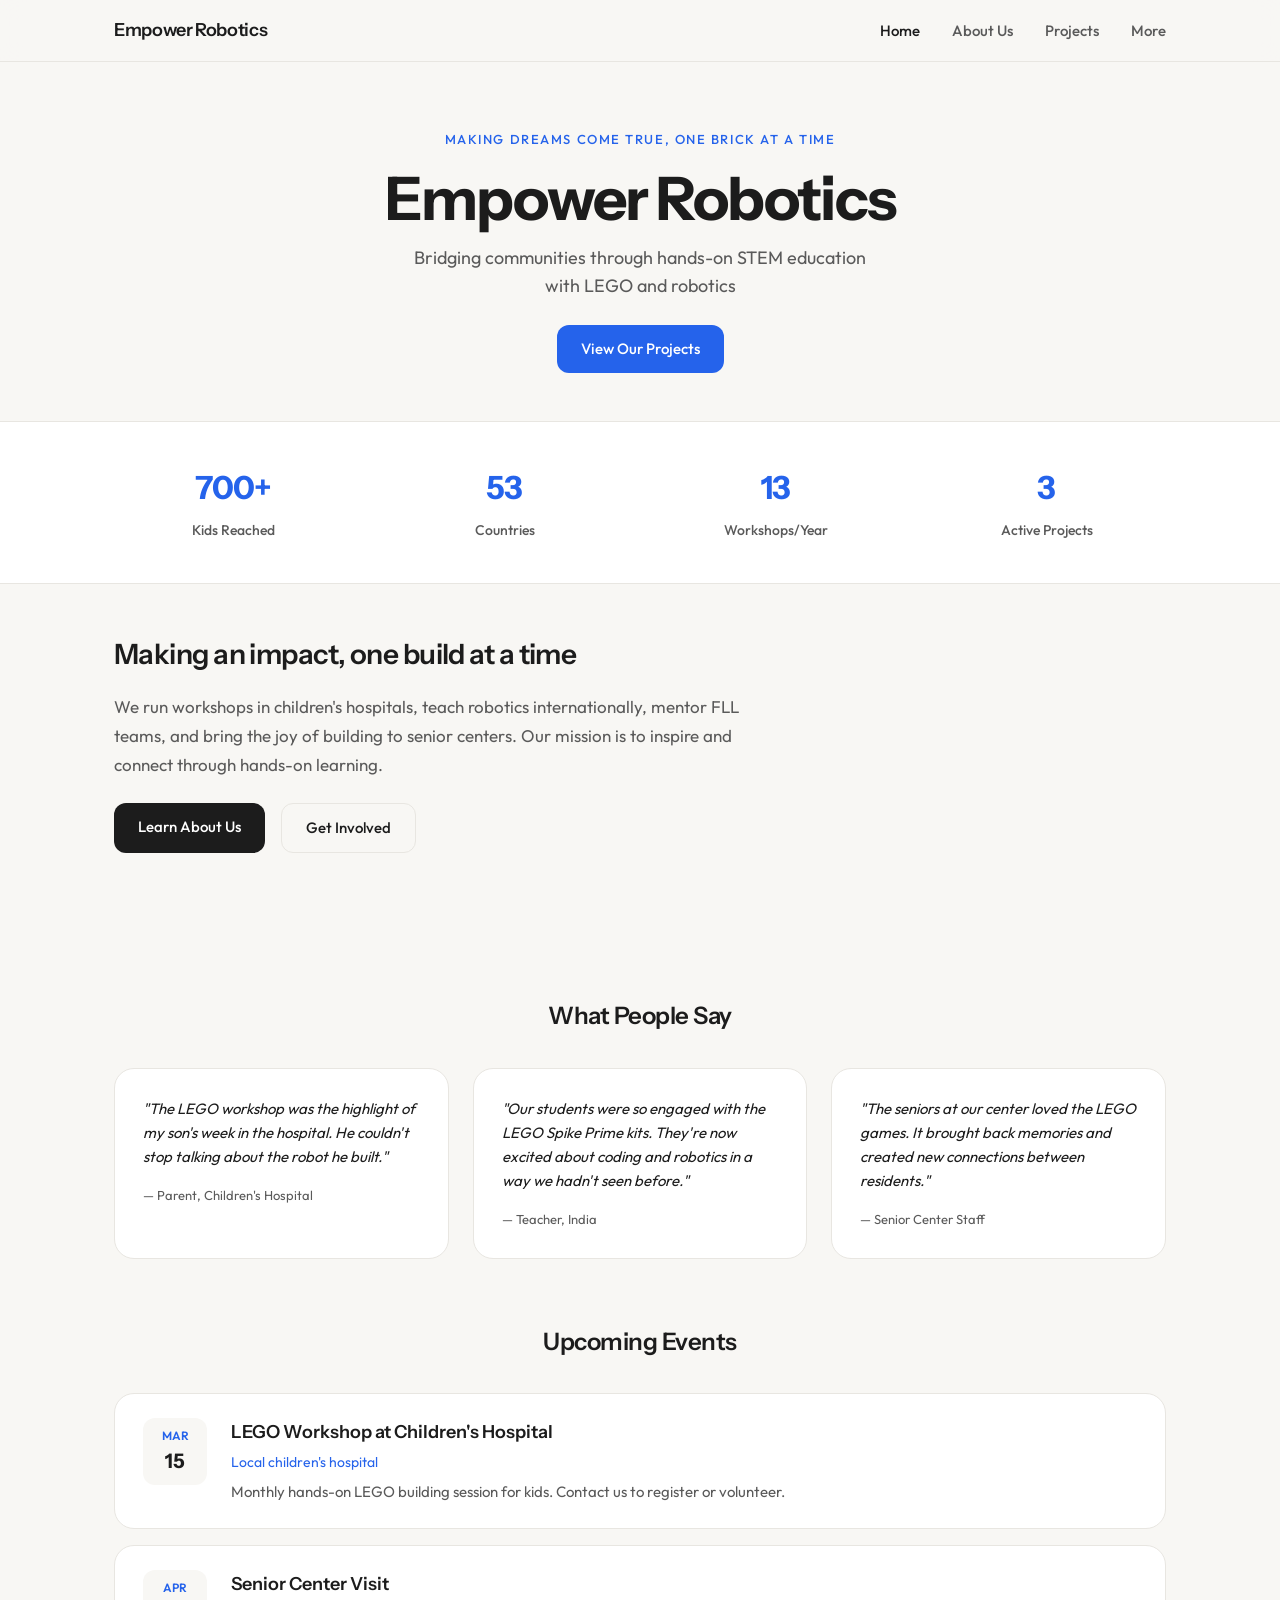
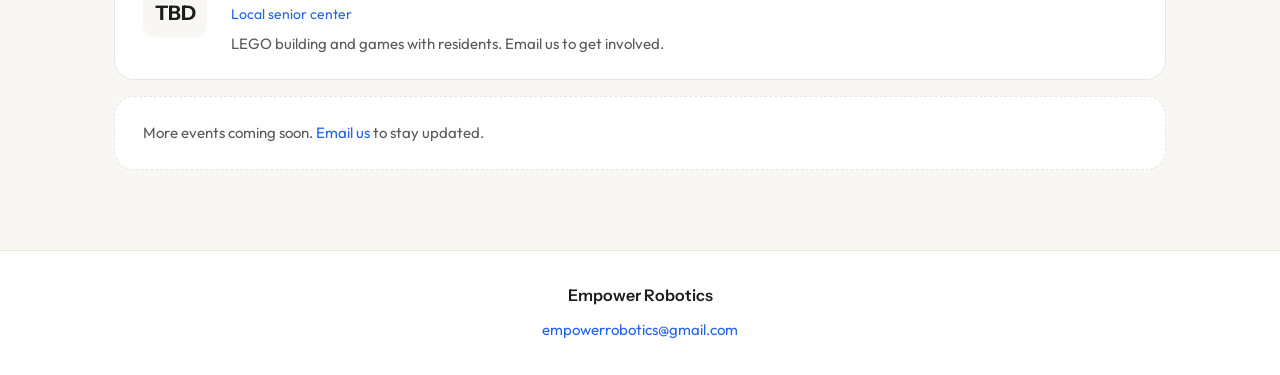
<file: index.html>
<!DOCTYPE html>
<html lang="en">

<head>
  <meta charset="UTF-8">
  <meta name="viewport" content="width=device-width, initial-scale=1.0">
  <title>Empower Robotics | Bridging Communities Through STEM</title>
  <link rel="preconnect" href="https://fonts.googleapis.com">
  <link rel="preconnect" href="https://fonts.gstatic.com" crossorigin>
  <link
    href="https://fonts.googleapis.com/css2?family=Instrument+Sans:wght@400;500;600;700&family=Outfit:wght@300;400;500;600;700&display=swap"
    rel="stylesheet">
  <link rel="stylesheet" href="styles.css">
</head>

<body>
  <header class="header">
    <nav class="nav">
      <a href="index.html" class="logo">Empower Robotics</a>
      <ul class="nav-links">
        <li><a href="index.html" class="active">Home</a></li>
        <li><a href="about.html">About Us</a></li>
        <li><a href="projects.html">Projects</a></li>
        <li><a href="more.html">More</a></li>
      </ul>
      <button class="nav-toggle" aria-label="Toggle menu">
        <span></span>
        <span></span>
        <span></span>
      </button>
    </nav>
  </header>

  <main>
    <section class="hero hero--home">
      <span class="hero-tag">Making Dreams Come True, One Brick At a Time</span>
      <h1 class="hero-title">Empower Robotics</h1>
      <p class="hero-subtitle">Bridging communities through hands-on STEM education with LEGO and robotics</p>
      <a href="projects.html" class="btn btn--primary">View Our Projects</a>
    </section>

    <section class="impact-stats">
      <div class="impact-stats-inner">
        <div class="stat">
          <span class="stat-number">700+</span>
          <span class="stat-label">Kids Reached</span>
        </div>
        <div class="stat">
          <span class="stat-number">53</span>
          <span class="stat-label">Countries</span>
        </div>
        <div class="stat">
          <span class="stat-number">13</span>
          <span class="stat-label">Workshops/Year</span>
        </div>
        <div class="stat">
          <span class="stat-number">3</span>
          <span class="stat-label">Active Projects</span>
        </div>
      </div>
    </section>

    <section class="intro">
      <div class="intro-content">
        <h2 class="intro-title">Making an impact, one build at a time</h2>
        <p class="intro-text">We run workshops in children's hospitals, teach robotics internationally, mentor FLL
          teams, and bring the joy of building to senior centers. Our mission is to inspire and connect through hands-on
          learning.</p>
        <div class="intro-actions">
          <a href="about.html" class="btn btn--secondary">Learn About Us</a>
          <a href="more.html" class="btn btn--outline">Get Involved</a>
        </div>
      </div>
    </section>

    <section class="testimonials">
      <h2 class="section-title">What People Say</h2>
      <div class="testimonials-grid">
        <blockquote class="testimonial-card">
          <p class="testimonial-quote">"The LEGO workshop was the highlight of my son's week in the hospital. He
            couldn't stop talking about the robot he built."</p>
          <footer class="testimonial-author">— Parent, Children's Hospital</footer>
        </blockquote>
        <blockquote class="testimonial-card">
          <p class="testimonial-quote">"Our students were so engaged with the LEGO Spike Prime kits. They're now excited
            about coding and robotics in a way we hadn't seen before."</p>
          <footer class="testimonial-author">— Teacher, India</footer>
        </blockquote>
        <blockquote class="testimonial-card">
          <p class="testimonial-quote">"The seniors at our center loved the LEGO games. It brought back memories and
            created new connections between residents."</p>
          <footer class="testimonial-author">— Senior Center Staff</footer>
        </blockquote>
      </div>
    </section>

    <section class="events">
      <h2 class="section-title">Upcoming Events</h2>
      <div class="events-list">
        <article class="event-card">
          <div class="event-date">
            <span class="event-month">Mar</span>
            <span class="event-day">15</span>
          </div>
          <div class="event-details">
            <h3 class="event-title">LEGO Workshop at Children's Hospital</h3>
            <p class="event-location">Local children's hospital</p>
            <p class="event-description">Monthly hands-on LEGO building session for kids. Contact us to register or
              volunteer.</p>
          </div>
        </article>
        <article class="event-card">
          <div class="event-date">
            <span class="event-month">Apr</span>
            <span class="event-day">TBD</span>
          </div>
          <div class="event-details">
            <h3 class="event-title">Senior Center Visit</h3>
            <p class="event-location">Local senior center</p>
            <p class="event-description">LEGO building and games with residents. Email us to get involved.</p>
          </div>
        </article>
        <article class="event-card event-card--placeholder">
          <div class="event-details">
            <p class="event-placeholder">More events coming soon. <a href="mailto:empowerrobotics@gmail.com">Email
                us</a> to stay updated.</p>
          </div>
        </article>
      </div>
    </section>
  </main>

  <footer class="footer">
    <p class="footer-brand">Empower Robotics</p>
    <a href="mailto:empowerrobotics@gmail.com" class="footer-email">empowerrobotics@gmail.com</a>
  </footer>

  <script src="script.js"></script>
</body>

</html>
</file>
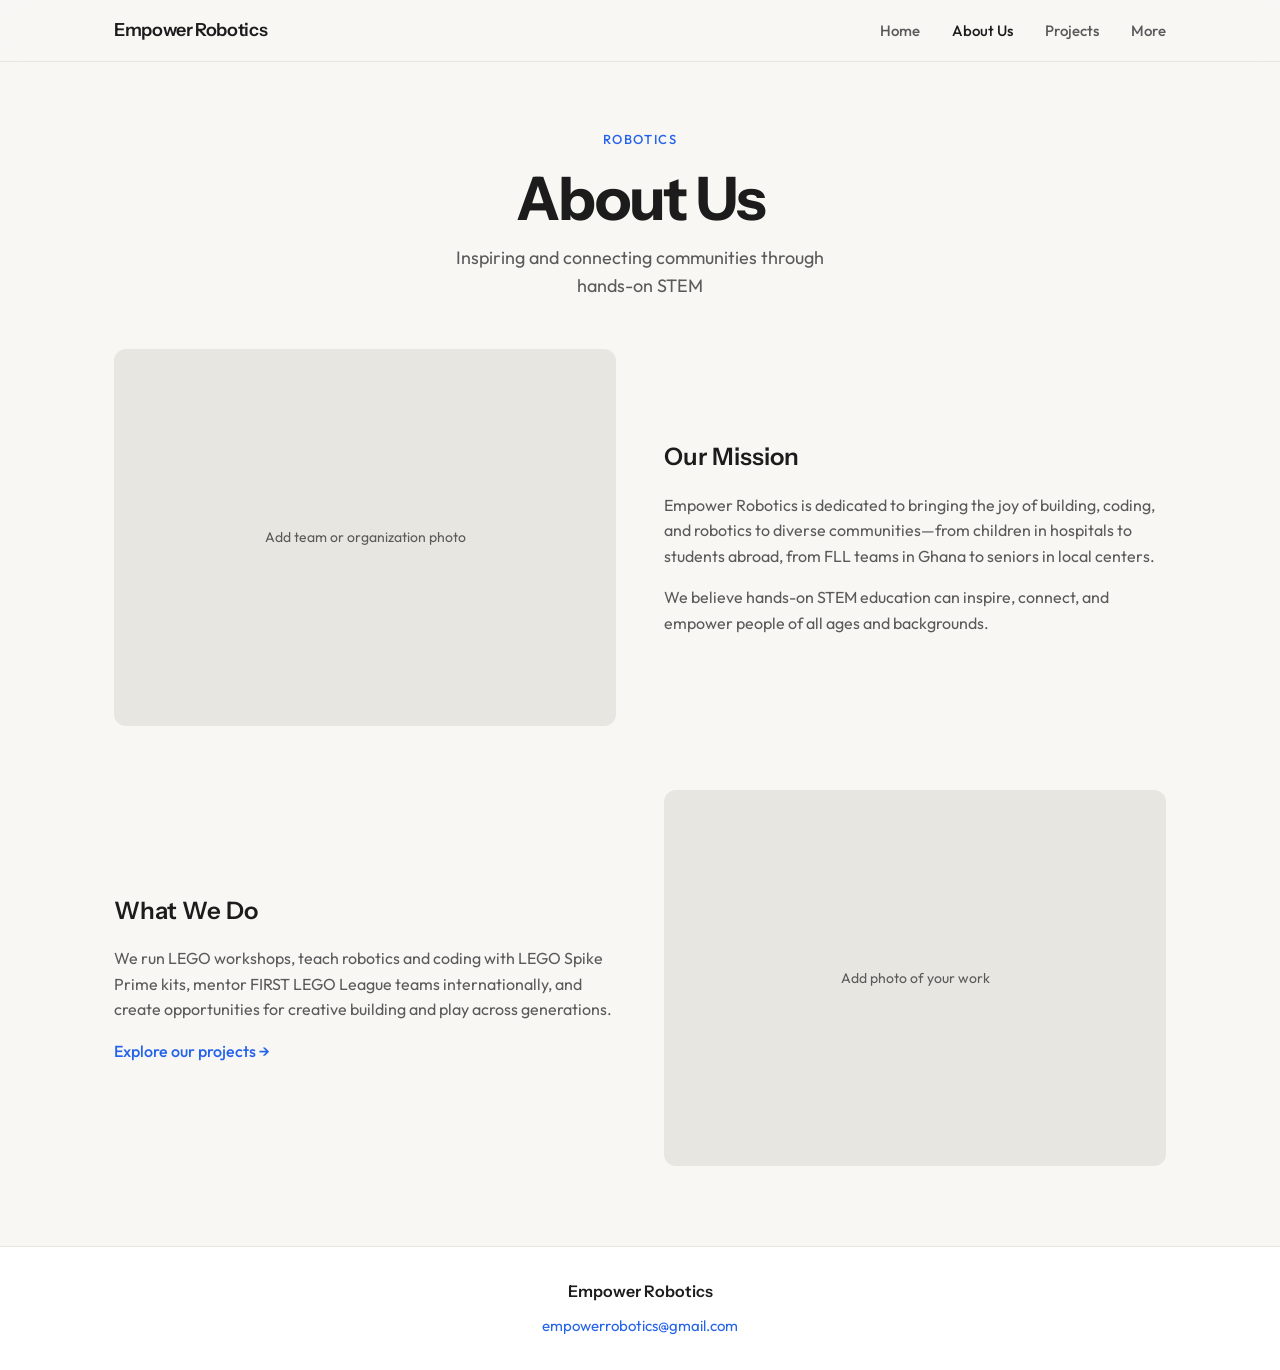
<file: about.html>
<!DOCTYPE html>
<html lang="en">
<head>
  <meta charset="UTF-8">
  <meta name="viewport" content="width=device-width, initial-scale=1.0">
  <title>About Us | Empower Robotics</title>
  <link rel="preconnect" href="https://fonts.googleapis.com">
  <link rel="preconnect" href="https://fonts.gstatic.com" crossorigin>
  <link href="https://fonts.googleapis.com/css2?family=Instrument+Sans:wght@400;500;600;700&family=Outfit:wght@300;400;500;600;700&display=swap" rel="stylesheet">
  <link rel="stylesheet" href="styles.css">
</head>
<body>
  <header class="header">
    <nav class="nav">
      <a href="index.html" class="logo">Empower Robotics</a>
      <ul class="nav-links">
        <li><a href="index.html">Home</a></li>
        <li><a href="about.html" class="active">About Us</a></li>
        <li><a href="projects.html">Projects</a></li>
        <li><a href="more.html">More</a></li>
      </ul>
      <button class="nav-toggle" aria-label="Toggle menu">
        <span></span>
        <span></span>
        <span></span>
      </button>
    </nav>
  </header>

  <main>
    <section class="hero">
      <span class="hero-tag">Robotics</span>
      <h1 class="hero-title">About Us</h1>
      <p class="hero-subtitle">Inspiring and connecting communities through hands-on STEM</p>
    </section>

    <section class="page-content">
      <div class="content-block">
        <div class="content-image content-image--placeholder">
          <span>Add team or organization photo</span>
        </div>
        <div class="content-text">
          <h2>Our Mission</h2>
          <p>Empower Robotics is dedicated to bringing the joy of building, coding, and robotics to diverse communities—from children in hospitals to students abroad, from FLL teams in Ghana to seniors in local centers.</p>
          <p>We believe hands-on STEM education can inspire, connect, and empower people of all ages and backgrounds.</p>
        </div>
      </div>

      <div class="content-block content-block--reverse">
        <div class="content-image content-image--placeholder">
          <span>Add photo of your work</span>
        </div>
        <div class="content-text">
          <h2>What We Do</h2>
          <p>We run LEGO workshops, teach robotics and coding with LEGO Spike Prime kits, mentor FIRST LEGO League teams internationally, and create opportunities for creative building and play across generations.</p>
          <p><a href="projects.html" class="link">Explore our projects →</a></p>
        </div>
      </div>
    </section>
  </main>

  <footer class="footer">
    <p class="footer-brand">Empower Robotics</p>
    <a href="mailto:empowerrobotics@gmail.com" class="footer-email">empowerrobotics@gmail.com</a>
  </footer>

  <script src="script.js"></script>
</body>
</html>
</file>
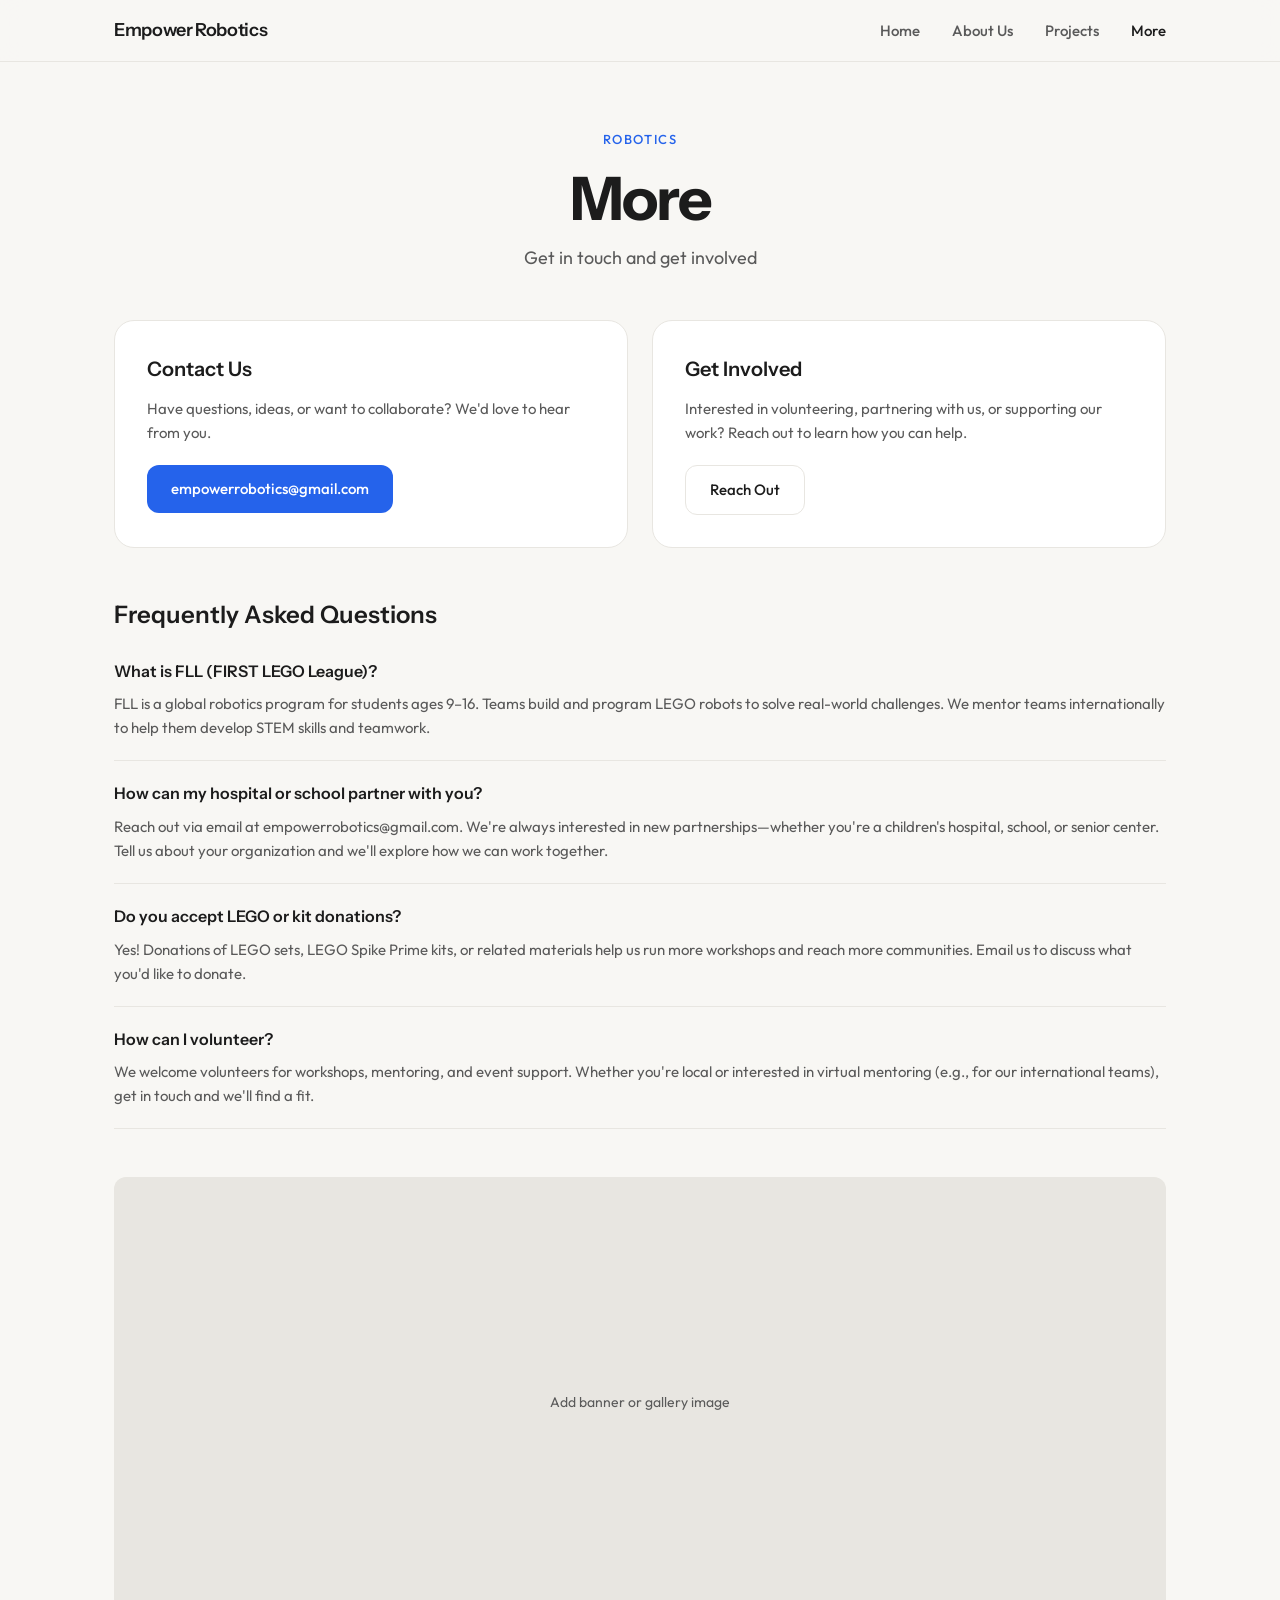
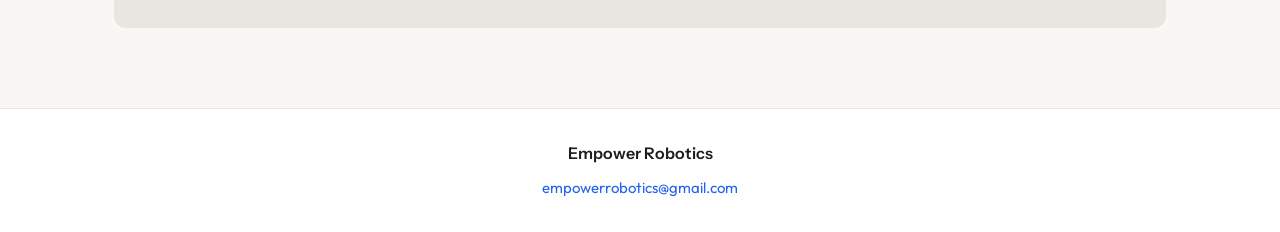
<file: more.html>
<!DOCTYPE html>
<html lang="en">
<head>
  <meta charset="UTF-8">
  <meta name="viewport" content="width=device-width, initial-scale=1.0">
  <title>More | Empower Robotics</title>
  <link rel="preconnect" href="https://fonts.googleapis.com">
  <link rel="preconnect" href="https://fonts.gstatic.com" crossorigin>
  <link href="https://fonts.googleapis.com/css2?family=Instrument+Sans:wght@400;500;600;700&family=Outfit:wght@300;400;500;600;700&display=swap" rel="stylesheet">
  <link rel="stylesheet" href="styles.css">
</head>
<body>
  <header class="header">
    <nav class="nav">
      <a href="index.html" class="logo">Empower Robotics</a>
      <ul class="nav-links">
        <li><a href="index.html">Home</a></li>
        <li><a href="about.html">About Us</a></li>
        <li><a href="projects.html">Projects</a></li>
        <li><a href="more.html" class="active">More</a></li>
      </ul>
      <button class="nav-toggle" aria-label="Toggle menu">
        <span></span>
        <span></span>
        <span></span>
      </button>
    </nav>
  </header>

  <main>
    <section class="hero">
      <span class="hero-tag">Robotics</span>
      <h1 class="hero-title">More</h1>
      <p class="hero-subtitle">Get in touch and get involved</p>
    </section>

    <section class="page-content">
      <div class="more-grid">
        <div class="more-card">
          <h2>Contact Us</h2>
          <p>Have questions, ideas, or want to collaborate? We'd love to hear from you.</p>
          <a href="mailto:empowerrobotics@gmail.com" class="btn btn--primary">empowerrobotics@gmail.com</a>
        </div>
        <div class="more-card">
          <h2>Get Involved</h2>
          <p>Interested in volunteering, partnering with us, or supporting our work? Reach out to learn how you can help.</p>
          <a href="mailto:empowerrobotics@gmail.com" class="btn btn--outline">Reach Out</a>
        </div>
      </div>

      <div class="faq">
        <h2 class="faq-title">Frequently Asked Questions</h2>
        <dl class="faq-list">
          <div class="faq-item">
            <dt class="faq-question">What is FLL (FIRST LEGO League)?</dt>
            <dd class="faq-answer">FLL is a global robotics program for students ages 9–16. Teams build and program LEGO robots to solve real-world challenges. We mentor teams internationally to help them develop STEM skills and teamwork.</dd>
          </div>
          <div class="faq-item">
            <dt class="faq-question">How can my hospital or school partner with you?</dt>
            <dd class="faq-answer">Reach out via email at empowerrobotics@gmail.com. We're always interested in new partnerships—whether you're a children's hospital, school, or senior center. Tell us about your organization and we'll explore how we can work together.</dd>
          </div>
          <div class="faq-item">
            <dt class="faq-question">Do you accept LEGO or kit donations?</dt>
            <dd class="faq-answer">Yes! Donations of LEGO sets, LEGO Spike Prime kits, or related materials help us run more workshops and reach more communities. Email us to discuss what you'd like to donate.</dd>
          </div>
          <div class="faq-item">
            <dt class="faq-question">How can I volunteer?</dt>
            <dd class="faq-answer">We welcome volunteers for workshops, mentoring, and event support. Whether you're local or interested in virtual mentoring (e.g., for our international teams), get in touch and we'll find a fit.</dd>
          </div>
        </dl>
      </div>

      <div class="content-image content-image--placeholder content-image--wide">
        <span>Add banner or gallery image</span>
      </div>
    </section>
  </main>

  <footer class="footer">
    <p class="footer-brand">Empower Robotics</p>
    <a href="mailto:empowerrobotics@gmail.com" class="footer-email">empowerrobotics@gmail.com</a>
  </footer>

  <script src="script.js"></script>
</body>
</html>
</file>
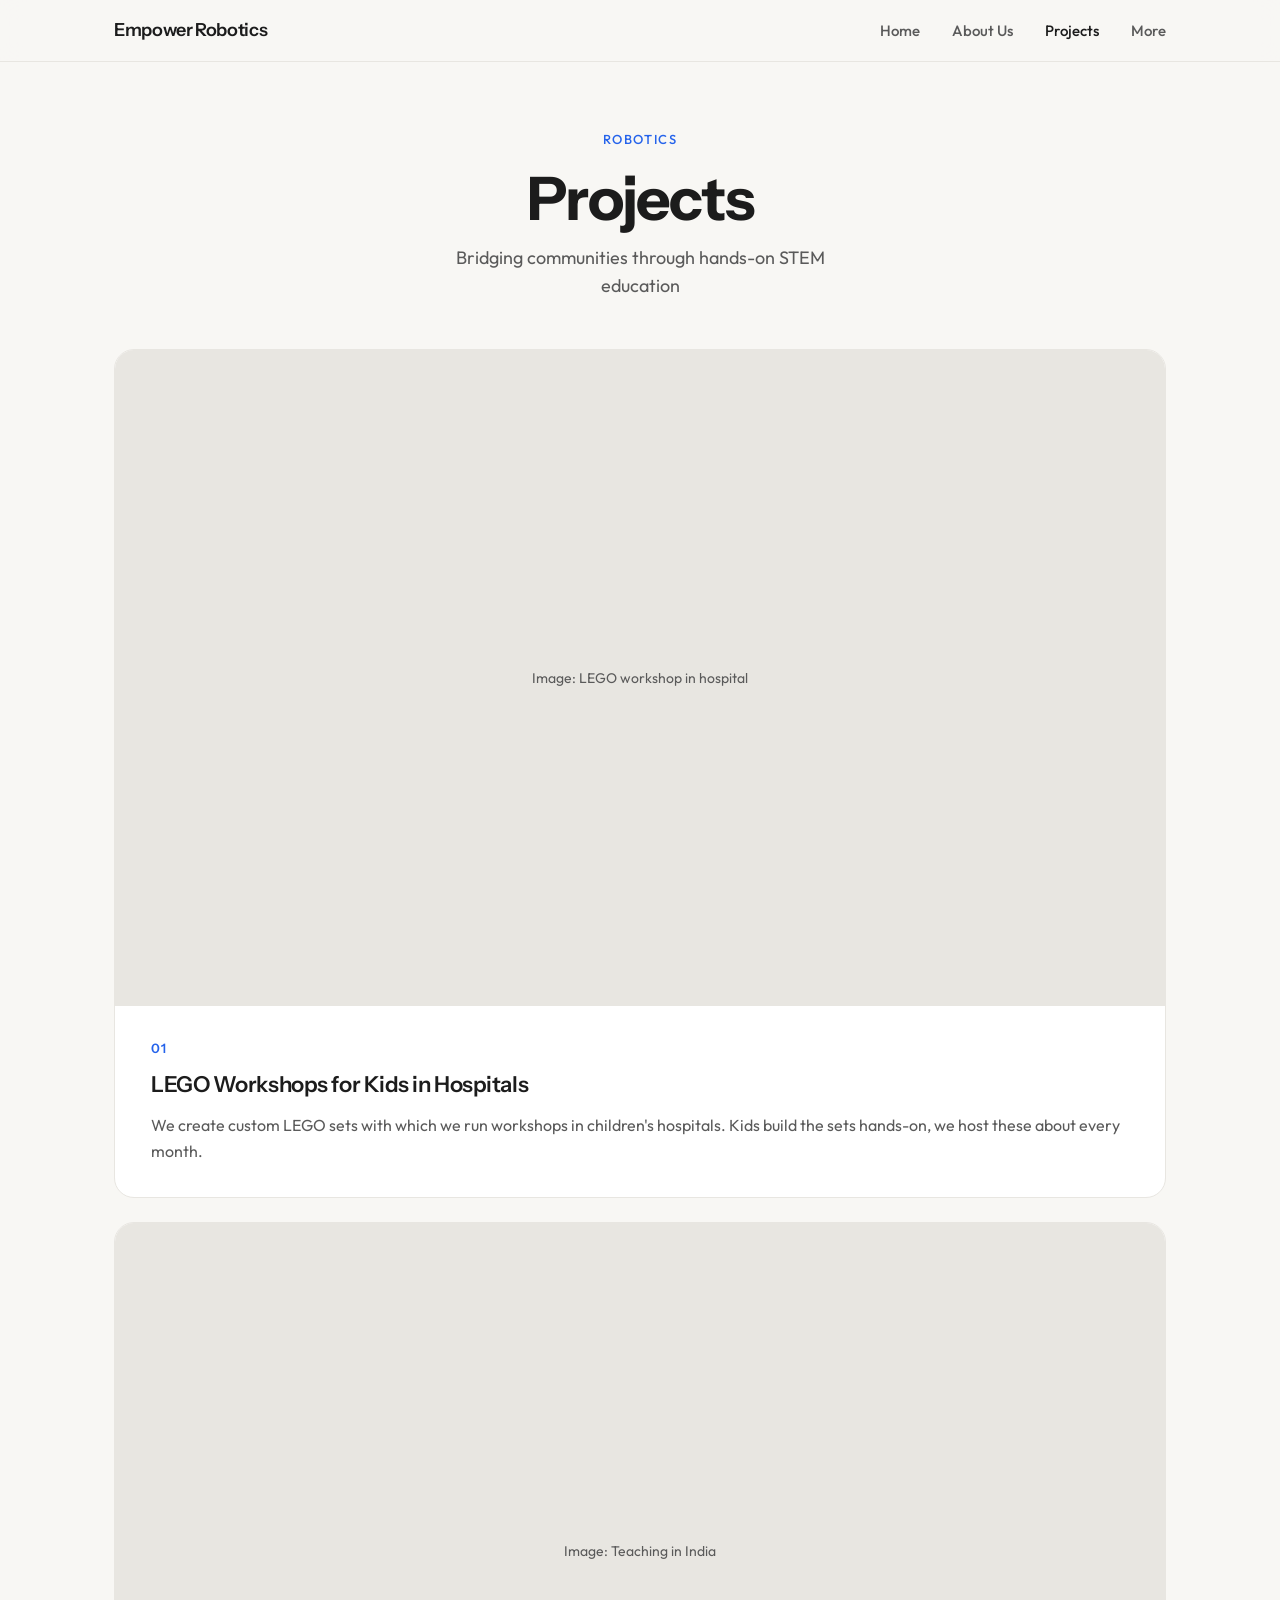
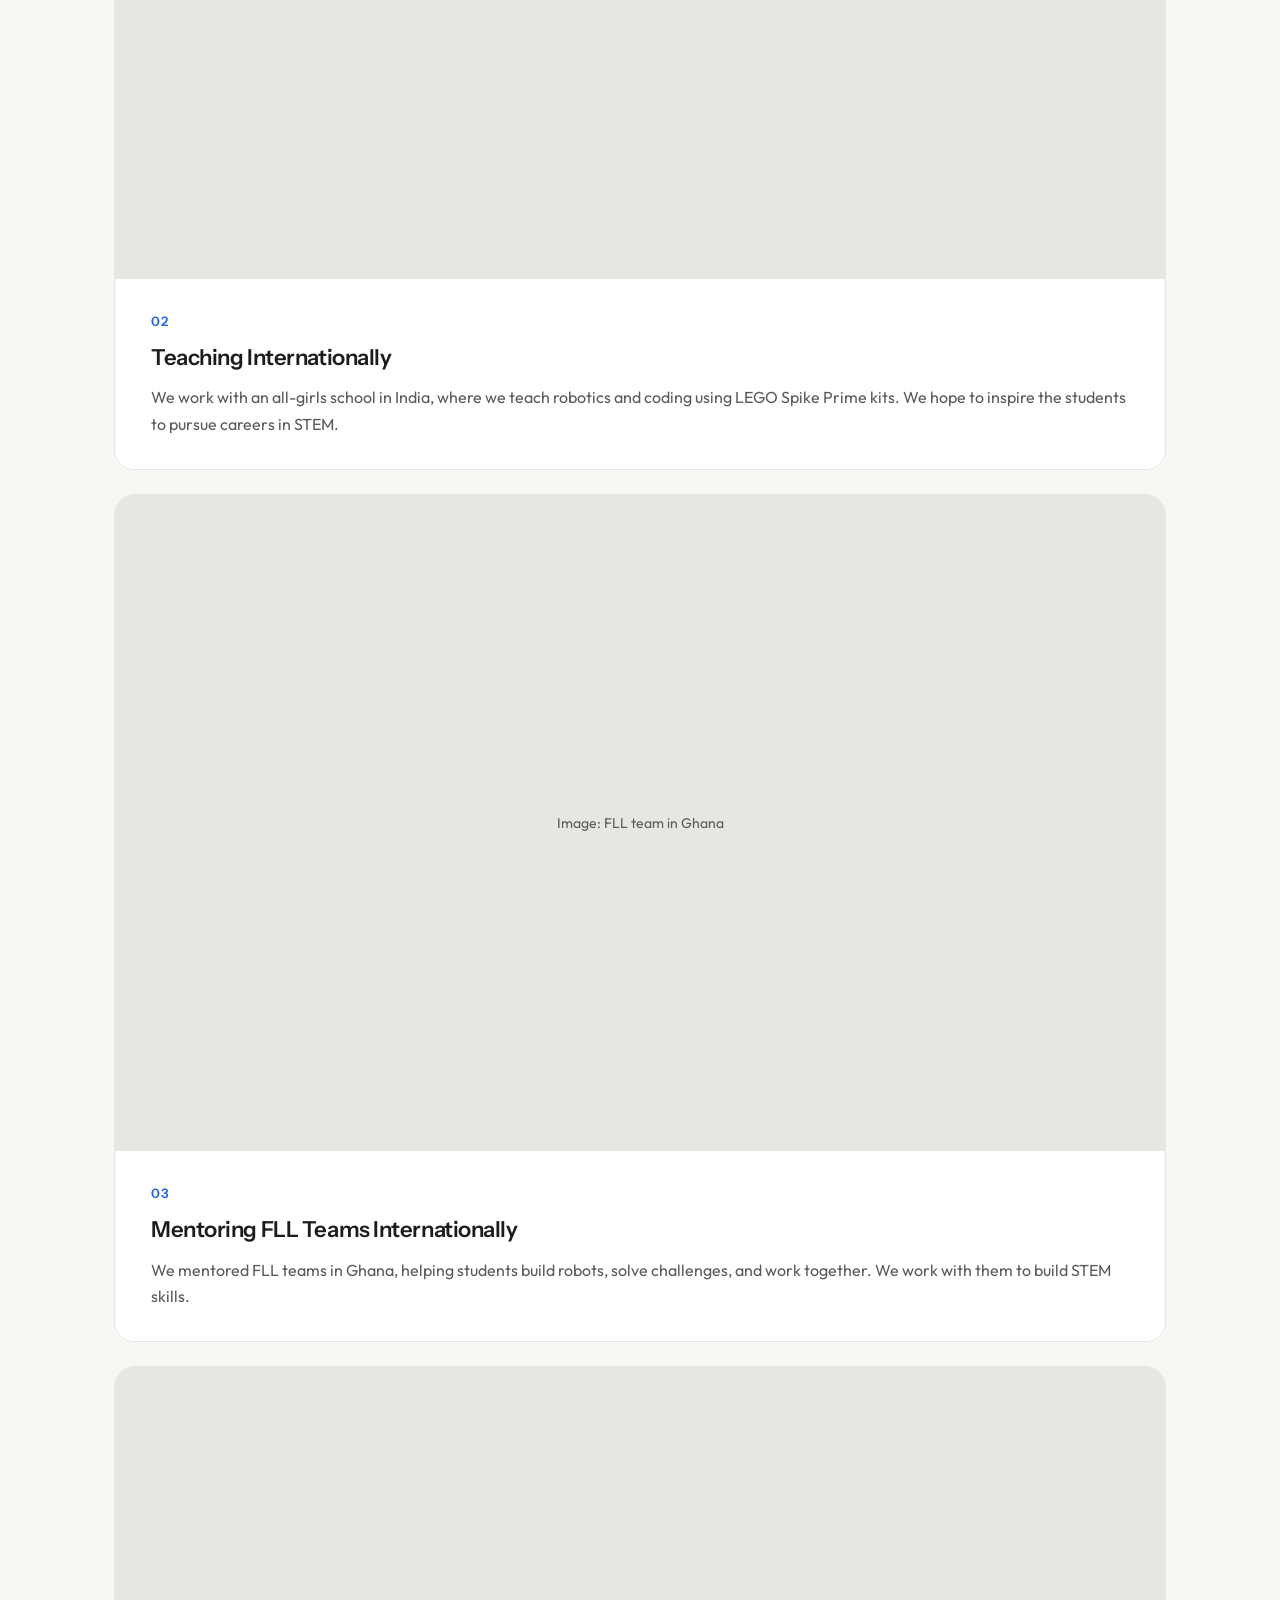
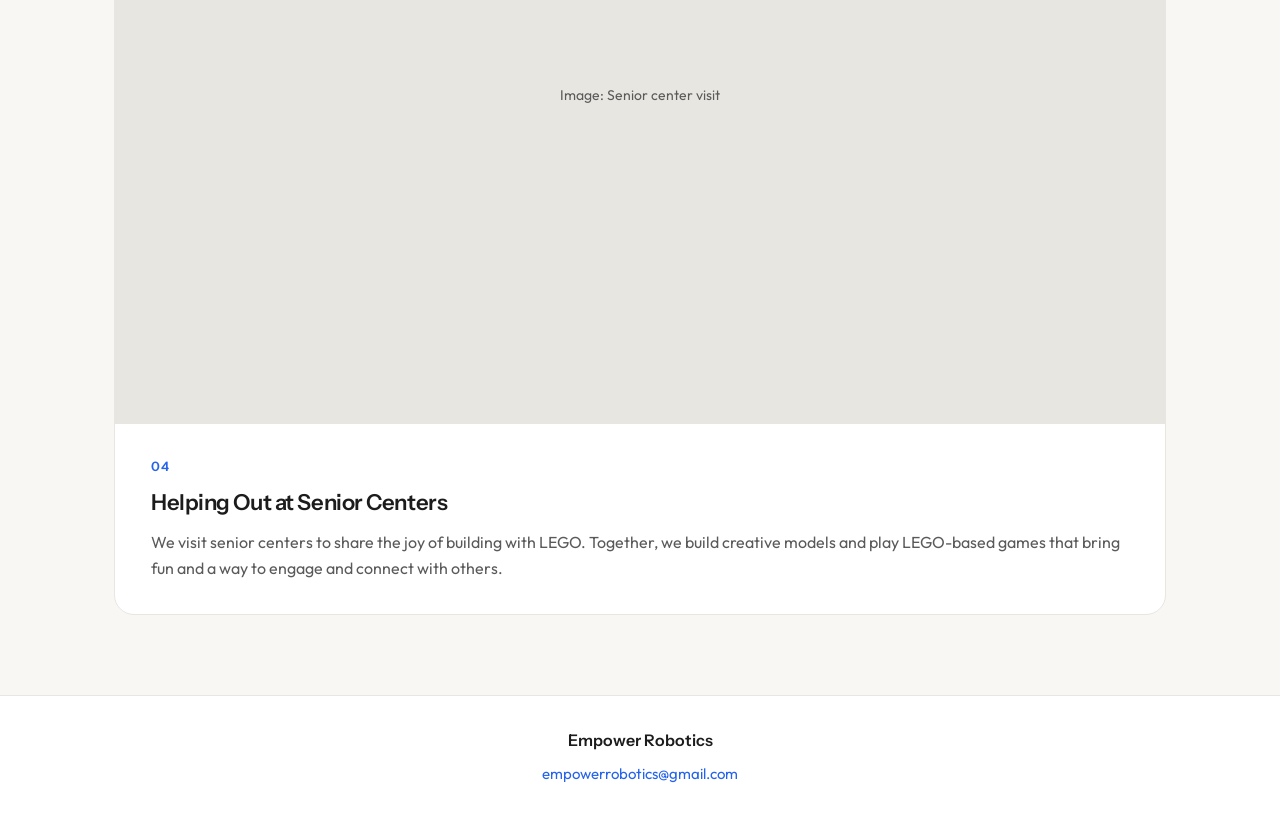
<file: projects.html>
<!DOCTYPE html>
<html lang="en">
<head>
  <meta charset="UTF-8">
  <meta name="viewport" content="width=device-width, initial-scale=1.0">
  <title>Projects | Empower Robotics</title>
  <link rel="preconnect" href="https://fonts.googleapis.com">
  <link rel="preconnect" href="https://fonts.gstatic.com" crossorigin>
  <link href="https://fonts.googleapis.com/css2?family=Instrument+Sans:wght@400;500;600;700&family=Outfit:wght@300;400;500;600;700&display=swap" rel="stylesheet">
  <link rel="stylesheet" href="styles.css">
</head>
<body>
  <header class="header">
    <nav class="nav">
      <a href="index.html" class="logo">Empower Robotics</a>
      <ul class="nav-links">
        <li><a href="index.html">Home</a></li>
        <li><a href="about.html">About Us</a></li>
        <li><a href="projects.html" class="active">Projects</a></li>
        <li><a href="more.html">More</a></li>
      </ul>
      <button class="nav-toggle" aria-label="Toggle menu">
        <span></span>
        <span></span>
        <span></span>
      </button>
    </nav>
  </header>

  <main>
    <section class="hero">
      <span class="hero-tag">Robotics</span>
      <h1 class="hero-title">Projects</h1>
      <p class="hero-subtitle">Bridging communities through hands-on STEM education</p>
    </section>

    <section class="projects">
      <article class="project-card">
        <div class="project-image project-image--placeholder">
          <span>Image: LEGO workshop in hospital</span>
        </div>
        <div class="project-content">
          <div class="project-number">01</div>
          <h2 class="project-title">LEGO Workshops for Kids in Hospitals</h2>
          <p class="project-description">We create custom LEGO sets with which we run workshops in children's hospitals. Kids build the sets hands-on, we host these about every month.</p>
        </div>
      </article>

      <article class="project-card">
        <div class="project-image project-image--placeholder">
          <span>Image: Teaching in India</span>
        </div>
        <div class="project-content">
          <div class="project-number">02</div>
          <h2 class="project-title">Teaching Internationally</h2>
          <p class="project-description">We work with an all-girls school in India, where we teach robotics and coding using LEGO Spike Prime kits. We hope to inspire the students to pursue careers in STEM.</p>
        </div>
      </article>

      <article class="project-card">
        <div class="project-image project-image--placeholder">
          <span>Image: FLL team in Ghana</span>
        </div>
        <div class="project-content">
          <div class="project-number">03</div>
          <h2 class="project-title">Mentoring FLL Teams Internationally</h2>
          <p class="project-description">We mentored FLL teams in Ghana, helping students build robots, solve challenges, and work together. We work with them to build STEM skills.</p>
        </div>
      </article>

      <article class="project-card">
        <div class="project-image project-image--placeholder">
          <span>Image: Senior center visit</span>
        </div>
        <div class="project-content">
          <div class="project-number">04</div>
          <h2 class="project-title">Helping Out at Senior Centers</h2>
          <p class="project-description">We visit senior centers to share the joy of building with LEGO. Together, we build creative models and play LEGO-based games that bring fun and a way to engage and connect with others.</p>
        </div>
      </article>
    </section>
  </main>

  <footer class="footer">
    <p class="footer-brand">Empower Robotics</p>
    <a href="mailto:empowerrobotics@gmail.com" class="footer-email">empowerrobotics@gmail.com</a>
  </footer>

  <script src="script.js"></script>
</body>
</html>
</file>
<file: styles.css>
*,
*::before,
*::after {
  box-sizing: border-box;
  margin: 0;
  padding: 0;
}

:root {
  --color-bg: #f8f7f4;
  --color-surface: #ffffff;
  --color-text: #1c1c1c;
  --color-text-muted: #5a5a5a;
  --color-accent: #2563eb;
  --color-accent-light: #3b82f6;
  --color-border: #e8e6e1;
  --font-heading: 'Instrument Sans', system-ui, sans-serif;
  --font-body: 'Outfit', system-ui, sans-serif;
  --radius: 12px;
  --radius-lg: 20px;
  --shadow: 0 2px 20px rgba(0, 0, 0, 0.06);
  --shadow-hover: 0 8px 40px rgba(0, 0, 0, 0.08);
}

html {
  scroll-behavior: smooth;
}

body {
  font-family: var(--font-body);
  font-size: 1rem;
  line-height: 1.6;
  color: var(--color-text);
  background: var(--color-bg);
  min-height: 100vh;
}

/* Header */
.header {
  position: sticky;
  top: 0;
  z-index: 100;
  background: rgba(248, 247, 244, 0.9);
  backdrop-filter: blur(12px);
  border-bottom: 1px solid var(--color-border);
}

.nav {
  max-width: 1100px;
  margin: 0 auto;
  padding: 1rem 1.5rem;
  display: flex;
  align-items: center;
  justify-content: space-between;
}

.logo {
  font-family: var(--font-heading);
  font-weight: 600;
  font-size: 1.125rem;
  color: var(--color-text);
  text-decoration: none;
  letter-spacing: -0.02em;
}

.nav-links {
  display: flex;
  list-style: none;
  gap: 2rem;
}

.nav-links a {
  font-size: 0.9375rem;
  font-weight: 500;
  color: var(--color-text-muted);
  text-decoration: none;
  transition: color 0.2s ease;
}

.nav-links a:hover,
.nav-links a.active {
  color: var(--color-text);
}

.nav-toggle {
  display: none;
  flex-direction: column;
  gap: 5px;
  background: none;
  border: none;
  cursor: pointer;
  padding: 8px;
}

.nav-toggle span {
  width: 22px;
  height: 2px;
  background: var(--color-text);
  border-radius: 1px;
}

/* Hero */
.hero {
  max-width: 1100px;
  margin: 0 auto;
  padding: 4rem 1.5rem 3rem;
  text-align: center;
}

.hero-tag {
  display: inline-block;
  font-size: 0.8125rem;
  font-weight: 500;
  color: var(--color-accent);
  text-transform: uppercase;
  letter-spacing: 0.12em;
  margin-bottom: 1rem;
}

.hero-title {
  font-family: var(--font-heading);
  font-size: clamp(2.5rem, 6vw, 3.75rem);
  font-weight: 700;
  letter-spacing: -0.03em;
  line-height: 1.1;
  margin-bottom: 0.75rem;
}

.hero-subtitle {
  font-size: 1.125rem;
  color: var(--color-text-muted);
  font-weight: 400;
  max-width: 420px;
  margin: 0 auto;
}

.hero--home .hero-subtitle {
  max-width: 480px;
}

/* Buttons */
.btn {
  display: inline-block;
  font-family: var(--font-body);
  font-size: 0.9375rem;
  font-weight: 500;
  padding: 0.75rem 1.5rem;
  border-radius: var(--radius);
  text-decoration: none;
  transition: background 0.2s ease, color 0.2s ease, border-color 0.2s ease;
}

.btn--primary {
  background: var(--color-accent);
  color: white;
  margin-top: 1.5rem;
}

.btn--primary:hover {
  background: var(--color-accent-light);
}

.btn--secondary {
  background: var(--color-text);
  color: white;
}

.btn--secondary:hover {
  background: #333;
}

.btn--outline {
  background: transparent;
  color: var(--color-text);
  border: 1px solid var(--color-border);
}

.btn--outline:hover {
  border-color: var(--color-text-muted);
}

/* Intro (Home) */
.intro {
  max-width: 1100px;
  margin: 0 auto;
  padding: 3rem 1.5rem 5rem;
}

.intro-content {
  max-width: 640px;
}

.intro-title {
  font-family: var(--font-heading);
  font-size: 1.75rem;
  font-weight: 600;
  letter-spacing: -0.02em;
  margin-bottom: 1rem;
}

.intro-text {
  font-size: 1.0625rem;
  color: var(--color-text-muted);
  line-height: 1.7;
  margin-bottom: 1.5rem;
}

.intro-actions {
  display: flex;
  flex-wrap: wrap;
  gap: 1rem;
}

/* Impact stats */
.impact-stats {
  background: var(--color-surface);
  border-top: 1px solid var(--color-border);
  border-bottom: 1px solid var(--color-border);
}

.impact-stats-inner {
  max-width: 1100px;
  margin: 0 auto;
  padding: 2.5rem 1.5rem;
  display: grid;
  grid-template-columns: repeat(4, 1fr);
  gap: 2rem;
  text-align: center;
}

.stat-number {
  display: block;
  font-family: var(--font-heading);
  font-size: 2rem;
  font-weight: 700;
  color: var(--color-accent);
  letter-spacing: -0.02em;
  margin-bottom: 0.25rem;
}

.stat-label {
  font-size: 0.875rem;
  color: var(--color-text-muted);
  font-weight: 500;
}

/* Section title */
.section-title {
  font-family: var(--font-heading);
  font-size: 1.5rem;
  font-weight: 600;
  letter-spacing: -0.02em;
  text-align: center;
  margin-bottom: 2rem;
}

/* Testimonials */
.testimonials {
  max-width: 1100px;
  margin: 0 auto;
  padding: 4rem 1.5rem;
}

.testimonials-grid {
  display: grid;
  grid-template-columns: repeat(3, 1fr);
  gap: 1.5rem;
}

.testimonial-card {
  background: var(--color-surface);
  border: 1px solid var(--color-border);
  border-radius: var(--radius-lg);
  padding: 1.75rem;
  margin: 0;
}

.testimonial-quote {
  font-size: 0.9375rem;
  color: var(--color-text);
  line-height: 1.6;
  margin-bottom: 1rem;
  font-style: italic;
}

.testimonial-author {
  font-size: 0.8125rem;
  color: var(--color-text-muted);
}

/* Events */
.events {
  max-width: 1100px;
  margin: 0 auto;
  padding: 0 1.5rem 5rem;
}

.events-list {
  display: flex;
  flex-direction: column;
  gap: 1rem;
}

.event-card {
  display: flex;
  gap: 1.5rem;
  background: var(--color-surface);
  border: 1px solid var(--color-border);
  border-radius: var(--radius-lg);
  padding: 1.5rem 1.75rem;
  align-items: flex-start;
}

.event-date {
  flex-shrink: 0;
  width: 4rem;
  text-align: center;
  padding: 0.5rem;
  background: var(--color-bg);
  border-radius: var(--radius);
}

.event-month {
  display: block;
  font-size: 0.75rem;
  font-weight: 600;
  color: var(--color-accent);
  text-transform: uppercase;
}

.event-day {
  display: block;
  font-family: var(--font-heading);
  font-size: 1.25rem;
  font-weight: 700;
  color: var(--color-text);
}

.event-details {
  flex: 1;
}

.event-title {
  font-family: var(--font-heading);
  font-size: 1.125rem;
  font-weight: 600;
  margin-bottom: 0.25rem;
}

.event-location {
  font-size: 0.875rem;
  color: var(--color-accent);
  margin-bottom: 0.5rem;
}

.event-description {
  font-size: 0.9375rem;
  color: var(--color-text-muted);
  line-height: 1.5;
}

.event-card--placeholder {
  border-style: dashed;
}

.event-placeholder {
  font-size: 0.9375rem;
  color: var(--color-text-muted);
}

.event-placeholder a {
  color: var(--color-accent);
  text-decoration: none;
}

.event-placeholder a:hover {
  text-decoration: underline;
}

/* FAQ */
.faq {
  margin-bottom: 3rem;
}

.faq-title {
  font-family: var(--font-heading);
  font-size: 1.5rem;
  font-weight: 600;
  margin-bottom: 1.5rem;
}

.faq-list {
  margin: 0;
}

.faq-item {
  border-bottom: 1px solid var(--color-border);
  padding: 1.25rem 0;
}

.faq-item:first-child {
  padding-top: 0;
}

.faq-question {
  font-family: var(--font-heading);
  font-size: 1rem;
  font-weight: 600;
  color: var(--color-text);
  margin: 0 0 0.5rem 0;
}

.faq-answer {
  font-size: 0.9375rem;
  color: var(--color-text-muted);
  line-height: 1.6;
  margin: 0;
}

/* Projects */
.projects {
  max-width: 1100px;
  margin: 0 auto;
  padding: 0 1.5rem 5rem;
  display: grid;
  gap: 1.5rem;
}

.project-card {
  background: var(--color-surface);
  border-radius: var(--radius-lg);
  overflow: hidden;
  border: 1px solid var(--color-border);
  transition: transform 0.2s ease, box-shadow 0.2s ease, border-color 0.2s ease;
}

.project-card:hover {
  transform: translateY(-2px);
  box-shadow: var(--shadow-hover);
  border-color: rgba(37, 99, 235, 0.2);
}

/* Image placeholders – replace .project-image--placeholder div with <img src="your-image.jpg" alt="Description"> */
.project-image {
  aspect-ratio: 16 / 10;
  width: 100%;
  overflow: hidden;
}

.project-image img {
  width: 100%;
  height: 100%;
  object-fit: cover;
}

.project-image--placeholder {
  background: var(--color-border);
  display: flex;
  align-items: center;
  justify-content: center;
}

.project-image--placeholder span {
  font-size: 0.875rem;
  color: var(--color-text-muted);
  padding: 1rem;
  text-align: center;
}

.project-content {
  padding: 2rem 2.25rem;
}

.project-number {
  font-family: var(--font-heading);
  font-size: 0.8125rem;
  font-weight: 600;
  color: var(--color-accent);
  letter-spacing: 0.05em;
  margin-bottom: 0.75rem;
}

.project-title {
  font-family: var(--font-heading);
  font-size: 1.375rem;
  font-weight: 600;
  letter-spacing: -0.02em;
  margin-bottom: 0.75rem;
  line-height: 1.3;
}

.project-description {
  font-size: 1rem;
  color: var(--color-text-muted);
  line-height: 1.65;
}

/* Page content (About, More) */
.page-content {
  max-width: 1100px;
  margin: 0 auto;
  padding: 0 1.5rem 5rem;
}

.content-block {
  display: grid;
  grid-template-columns: 1fr 1fr;
  gap: 3rem;
  align-items: center;
  margin-bottom: 4rem;
}

.content-block:last-child {
  margin-bottom: 0;
}

.content-block--reverse .content-image {
  order: 2;
}

.content-block--reverse .content-text {
  order: 1;
}

.content-text h2 {
  font-family: var(--font-heading);
  font-size: 1.5rem;
  font-weight: 600;
  margin-bottom: 1rem;
}

.content-text p {
  color: var(--color-text-muted);
  margin-bottom: 1rem;
}

.content-text p:last-child {
  margin-bottom: 0;
}

.link {
  color: var(--color-accent);
  text-decoration: none;
  font-weight: 500;
}

.link:hover {
  text-decoration: underline;
}

/* Content image placeholders */
.content-image {
  aspect-ratio: 4 / 3;
  overflow: hidden;
  border-radius: var(--radius);
}

.content-image img {
  width: 100%;
  height: 100%;
  object-fit: cover;
}

.content-image--placeholder {
  background: var(--color-border);
  display: flex;
  align-items: center;
  justify-content: center;
}

.content-image--placeholder span {
  font-size: 0.875rem;
  color: var(--color-text-muted);
  padding: 1rem;
  text-align: center;
}

.content-image--wide {
  aspect-ratio: 21 / 9;
  margin-top: 2rem;
}

/* More page */
.more-grid {
  display: grid;
  grid-template-columns: repeat(auto-fit, minmax(280px, 1fr));
  gap: 1.5rem;
  margin-bottom: 3rem;
}

.more-card {
  background: var(--color-surface);
  border: 1px solid var(--color-border);
  border-radius: var(--radius-lg);
  padding: 2rem;
}

.more-card h2 {
  font-family: var(--font-heading);
  font-size: 1.25rem;
  font-weight: 600;
  margin-bottom: 0.75rem;
}

.more-card p {
  color: var(--color-text-muted);
  margin-bottom: 1.25rem;
  font-size: 0.9375rem;
}

.more-card .btn {
  margin-top: 0;
}

/* Footer */
.footer {
  border-top: 1px solid var(--color-border);
  padding: 2rem 1.5rem;
  text-align: center;
  background: var(--color-surface);
}

.footer-brand {
  font-family: var(--font-heading);
  font-weight: 600;
  font-size: 1rem;
  margin-bottom: 0.5rem;
}

.footer-email {
  font-size: 0.9375rem;
  color: var(--color-accent);
  text-decoration: none;
  transition: color 0.2s ease;
}

.footer-email:hover {
  color: var(--color-accent-light);
}

/* Responsive */
@media (max-width: 640px) {
  .nav {
    flex-wrap: wrap;
  }

  .nav-links {
    display: none;
    width: 100%;
    flex-direction: column;
    gap: 0;
    padding-top: 1rem;
    border-top: 1px solid var(--color-border);
    margin-top: 0.5rem;
  }

  .nav-links.is-open {
    display: flex;
  }

  .nav-links li {
    padding: 0.75rem 0;
    border-bottom: 1px solid var(--color-border);
  }

  .nav-links li:last-child {
    border-bottom: none;
  }

  .nav-toggle {
    display: flex;
    transition: transform 0.2s ease;
  }

  .nav-toggle.is-active span:nth-child(1) {
    transform: rotate(45deg) translate(5px, 5px);
  }

  .nav-toggle.is-active span:nth-child(2) {
    opacity: 0;
  }

  .nav-toggle.is-active span:nth-child(3) {
    transform: rotate(-45deg) translate(5px, -5px);
  }

  .nav-toggle span {
    transition: transform 0.2s ease, opacity 0.2s ease;
  }

  .hero {
    padding: 3rem 1.5rem 2rem;
  }

  .project-card .project-content {
    padding: 1.5rem 1.25rem;
  }

  .project-title {
    font-size: 1.2rem;
  }

  .content-block {
    grid-template-columns: 1fr;
    gap: 1.5rem;
    margin-bottom: 3rem;
  }

  .content-block--reverse .content-image,
  .content-block--reverse .content-text {
    order: unset;
  }

  .content-image--wide {
    aspect-ratio: 16 / 9;
  }

  .intro-actions {
    flex-direction: column;
  }

  .intro-actions .btn {
    width: 100%;
    text-align: center;
  }

  .impact-stats-inner {
    grid-template-columns: repeat(2, 1fr);
    gap: 1.5rem;
    padding: 2rem 1.5rem;
  }

  .stat-number {
    font-size: 1.5rem;
  }

  .testimonials {
    padding: 3rem 1.5rem;
  }

  .testimonials-grid {
    grid-template-columns: 1fr;
  }

  .event-card {
    flex-direction: column;
    gap: 1rem;
  }

  .event-date {
    width: auto;
    text-align: left;
  }
}
</file>
